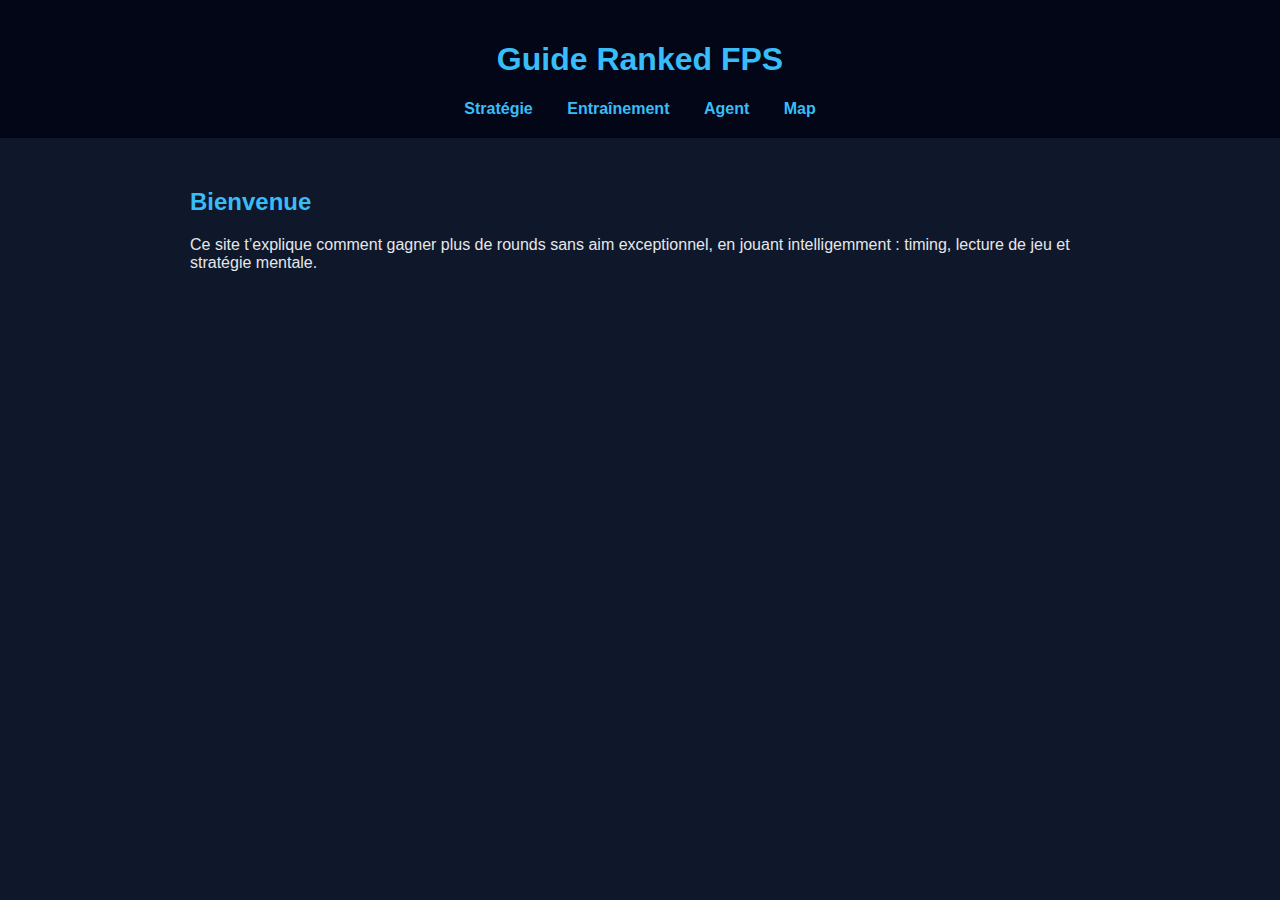
<file: index.html>
<!DOCTYPE html>
<html lang="fr">
<head>
    <meta charset="UTF-8">
    <title>Guide Ranked FPS</title>
    <link rel="stylesheet" href="style.css">
<script async src="https://pagead2.googlesyndication.com/pagead/js/adsbygoogle.js?client=ca-pub-9002696158932103"
     crossorigin="anonymous"></script>
</head>
<body>

<header>
    <h1>Guide Ranked FPS</h1>
    <nav>
        <a href="strategie.html">Stratégie</a>
        <a href="entrainement.html">Entraînement</a>
        <a href="agent.html">Agent</a>
        <a href="map.html">Map</a>
    </nav>
</header>

<div class="container">
    <h2>Bienvenue</h2>
    <p>
        Ce site t’explique comment gagner plus de rounds sans aim exceptionnel,
        en jouant intelligemment : timing, lecture de jeu et stratégie mentale.
    </p>
</div>

</body>

</html>
</file>
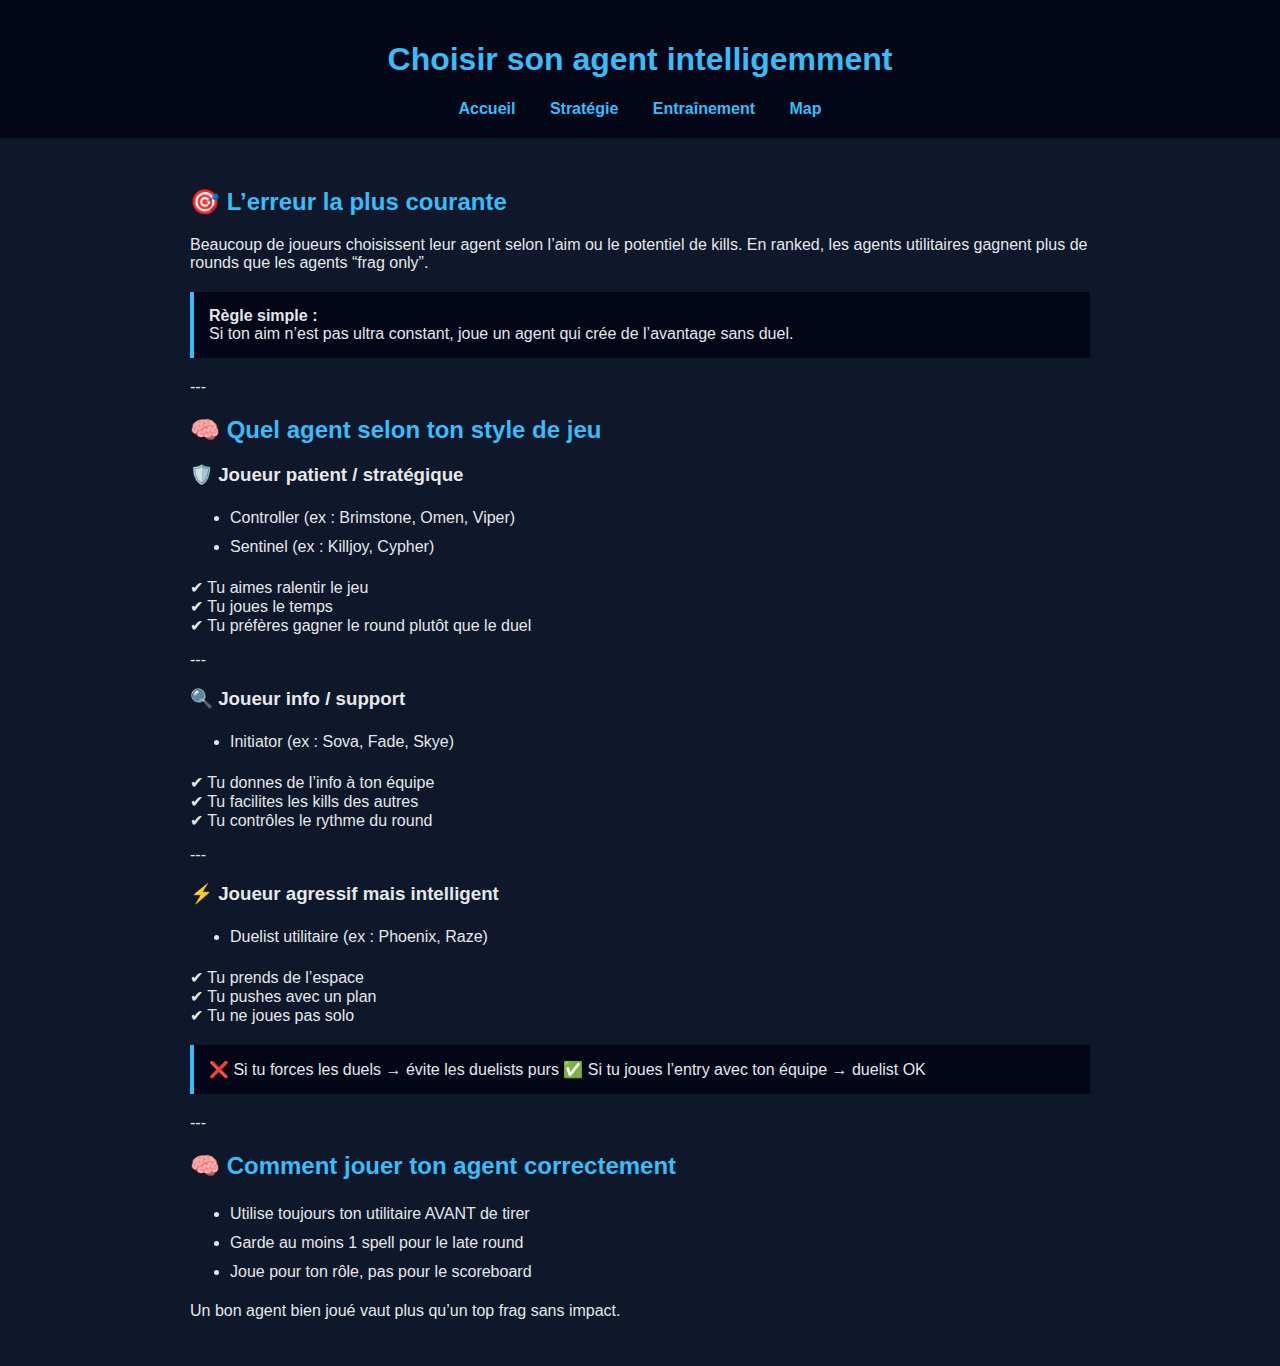
<file: agent.html>
<!DOCTYPE html>
<html lang="fr">
<head>
    <meta charset="UTF-8">
    <title>Agents</title>
    <link rel="stylesheet" href="style.css">
</head>
<body>

<header>
    <h1>Choisir son agent intelligemment</h1>
    <nav>
        <a href="index.html">Accueil</a>
        <a href="strategie.html">Stratégie</a>
        <a href="entrainement.html">Entraînement</a>
        <a href="map.html">Map</a>
    </nav>
</header>

<div class="container">

<h2>🎯 L’erreur la plus courante</h2>
<p>
Beaucoup de joueurs choisissent leur agent selon l’aim ou le potentiel de kills.
En ranked, les agents utilitaires gagnent plus de rounds que les agents “frag only”.
</p>

<div class="highlight">
<strong>Règle simple :</strong><br>
Si ton aim n’est pas ultra constant, joue un agent qui crée de l’avantage sans duel.
</div>

---

<h2>🧠 Quel agent selon ton style de jeu</h2>

<h3>🛡️ Joueur patient / stratégique</h3>
<ul>
    <li>Controller (ex : Brimstone, Omen, Viper)</li>
    <li>Sentinel (ex : Killjoy, Cypher)</li>
</ul>
<p>
✔ Tu aimes ralentir le jeu<br>
✔ Tu joues le temps<br>
✔ Tu préfères gagner le round plutôt que le duel
</p>

---

<h3>🔍 Joueur info / support</h3>
<ul>
    <li>Initiator (ex : Sova, Fade, Skye)</li>
</ul>
<p>
✔ Tu donnes de l’info à ton équipe<br>
✔ Tu facilites les kills des autres<br>
✔ Tu contrôles le rythme du round
</p>

---

<h3>⚡ Joueur agressif mais intelligent</h3>
<ul>
    <li>Duelist utilitaire (ex : Phoenix, Raze)</li>
</ul>
<p>
✔ Tu prends de l’espace<br>
✔ Tu pushes avec un plan<br>
✔ Tu ne joues pas solo
</p>

<div class="highlight">
❌ Si tu forces les duels → évite les duelists purs  
✅ Si tu joues l’entry avec ton équipe → duelist OK
</div>

---

<h2>🧠 Comment jouer ton agent correctement</h2>
<ul>
    <li>Utilise toujours ton utilitaire AVANT de tirer</li>
    <li>Garde au moins 1 spell pour le late round</li>
    <li>Joue pour ton rôle, pas pour le scoreboard</li>
</ul>

<p>
Un bon agent bien joué vaut plus qu’un top frag sans impact.
</p>

</div>

</body>
</html>
</file>
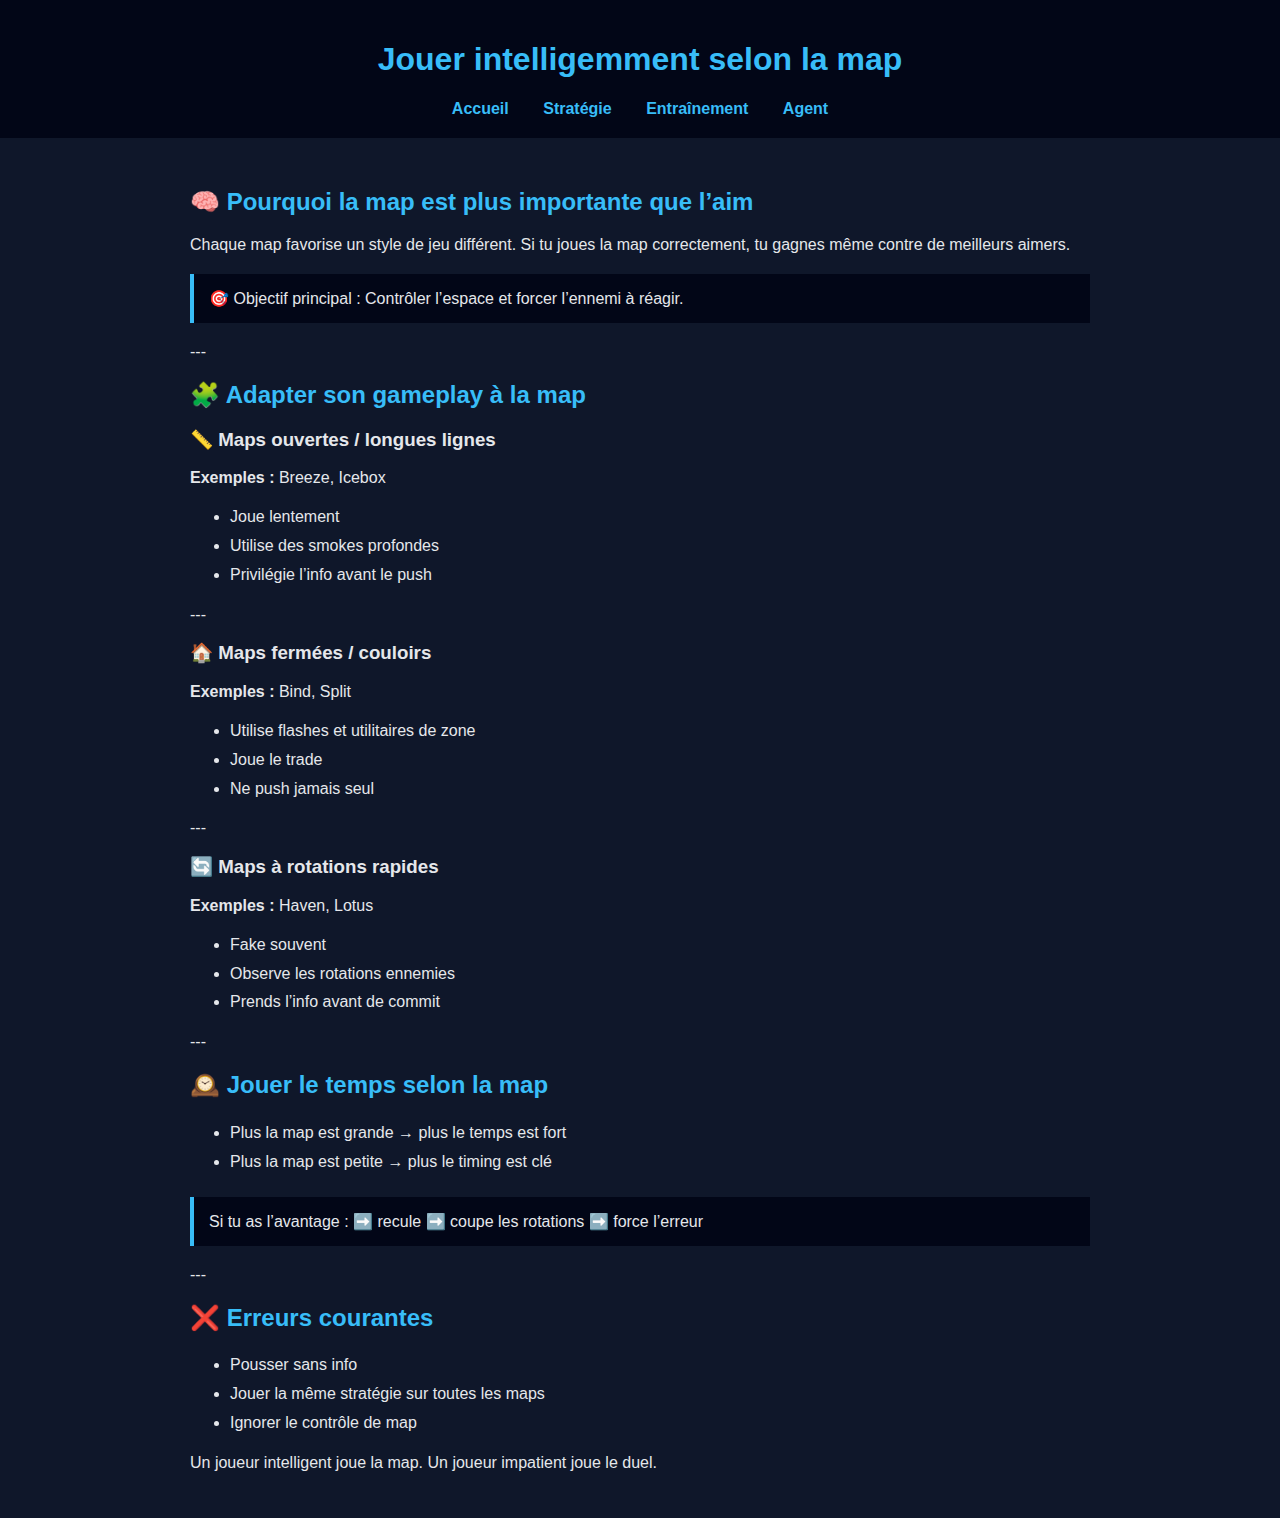
<file: map.html>
<!DOCTYPE html>
<html lang="fr">
<head>
    <meta charset="UTF-8">
    <title>Maps</title>
    <link rel="stylesheet" href="style.css">
<script async src="https://pagead2.googlesyndication.com/pagead/js/adsbygoogle.js?client=ca-pub-9002696158932103"
     crossorigin="anonymous"></script>
</head>
<body>

<header>
    <h1>Jouer intelligemment selon la map</h1>
    <nav>
        <a href="index.html">Accueil</a>
        <a href="strategie.html">Stratégie</a>
        <a href="entrainement.html">Entraînement</a>
        <a href="agent.html">Agent</a>
    </nav>
</header>

<div class="container">

<h2>🧠 Pourquoi la map est plus importante que l’aim</h2>
<p>
Chaque map favorise un style de jeu différent.
Si tu joues la map correctement, tu gagnes même contre de meilleurs aimers.
</p>

<div class="highlight">
🎯 Objectif principal :  
Contrôler l’espace et forcer l’ennemi à réagir.
</div>

---

<h2>🧩 Adapter son gameplay à la map</h2>

<h3>📏 Maps ouvertes / longues lignes</h3>
<p><strong>Exemples :</strong> Breeze, Icebox</p>
<ul>
    <li>Joue lentement</li>
    <li>Utilise des smokes profondes</li>
    <li>Privilégie l’info avant le push</li>
</ul>

---

<h3>🏠 Maps fermées / couloirs</h3>
<p><strong>Exemples :</strong> Bind, Split</p>
<ul>
    <li>Utilise flashes et utilitaires de zone</li>
    <li>Joue le trade</li>
    <li>Ne push jamais seul</li>
</ul>

---

<h3>🔄 Maps à rotations rapides</h3>
<p><strong>Exemples :</strong> Haven, Lotus</p>
<ul>
    <li>Fake souvent</li>
    <li>Observe les rotations ennemies</li>
    <li>Prends l’info avant de commit</li>
</ul>

---

<h2>🕰️ Jouer le temps selon la map</h2>
<ul>
    <li>Plus la map est grande → plus le temps est fort</li>
    <li>Plus la map est petite → plus le timing est clé</li>
</ul>

<div class="highlight">
Si tu as l’avantage :  
➡️ recule  
➡️ coupe les rotations  
➡️ force l’erreur
</div>

---

<h2>❌ Erreurs courantes</h2>
<ul>
    <li>Pousser sans info</li>
    <li>Jouer la même stratégie sur toutes les maps</li>
    <li>Ignorer le contrôle de map</li>
</ul>

<p>
Un joueur intelligent joue la map.  
Un joueur impatient joue le duel.
</p>

</div>

</body>

</html>
</file>
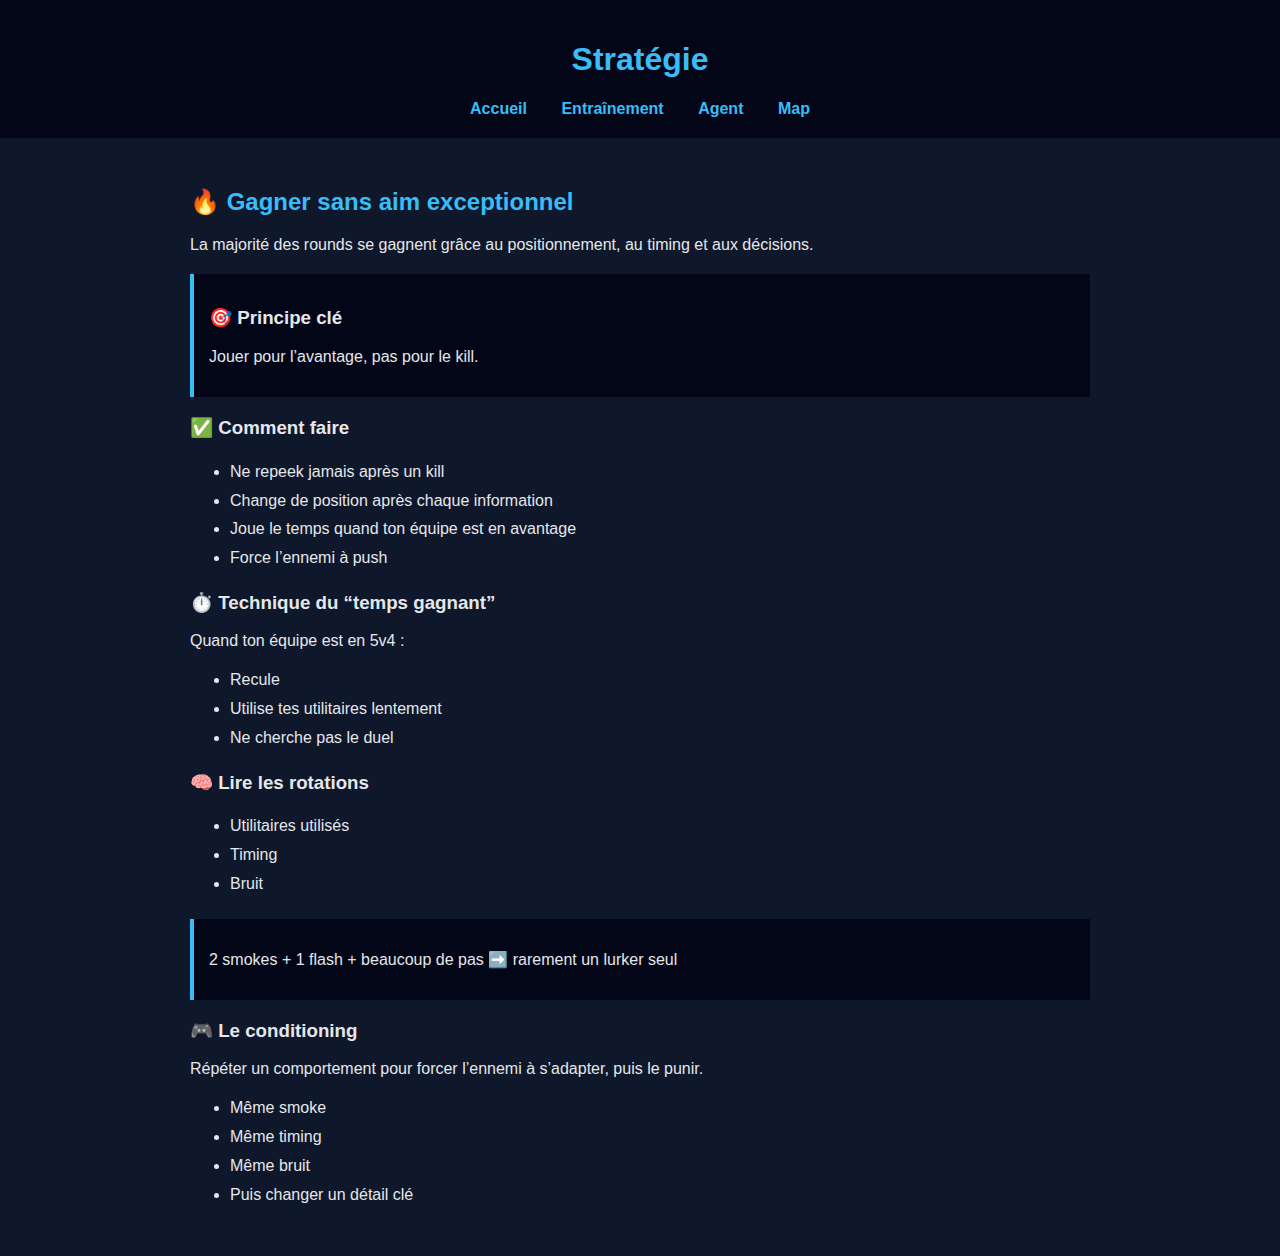
<file: strategie.html>
<!DOCTYPE html>
<html lang="fr">
<head>
    <meta charset="UTF-8">
    <title>Stratégie</title>
    <link rel="stylesheet" href="style.css">
<script async src="https://pagead2.googlesyndication.com/pagead/js/adsbygoogle.js?client=ca-pub-9002696158932103"
     crossorigin="anonymous"></script>
</head>
<body>

<header>
    <h1>Stratégie</h1>
    <nav>
        <a href="index.html">Accueil</a>
        <a href="entrainement.html">Entraînement</a>
        <a href="agent.html">Agent</a>
        <a href="map.html">Map</a>
    </nav>
</header>

<div class="container">

<h2>🔥 Gagner sans aim exceptionnel</h2>
<p>
La majorité des rounds se gagnent grâce au positionnement, au timing et aux décisions.
</p>

<div class="highlight">
<h3>🎯 Principe clé</h3>
<p>Jouer pour l’avantage, pas pour le kill.</p>
</div>

<h3>✅ Comment faire</h3>
<ul>
    <li>Ne repeek jamais après un kill</li>
    <li>Change de position après chaque information</li>
    <li>Joue le temps quand ton équipe est en avantage</li>
    <li>Force l’ennemi à push</li>
</ul>

<h3>⏱️ Technique du “temps gagnant”</h3>
<p>Quand ton équipe est en 5v4 :</p>
<ul>
    <li>Recule</li>
    <li>Utilise tes utilitaires lentement</li>
    <li>Ne cherche pas le duel</li>
</ul>

<h3>🧠 Lire les rotations</h3>
<ul>
    <li>Utilitaires utilisés</li>
    <li>Timing</li>
    <li>Bruit</li>
</ul>

<div class="highlight">
<p>
2 smokes + 1 flash + beaucoup de pas  
➡️ rarement un lurker seul
</p>
</div>

<h3>🎮 Le conditioning</h3>
<p>
Répéter un comportement pour forcer l’ennemi à s’adapter, puis le punir.
</p>

<ul>
    <li>Même smoke</li>
    <li>Même timing</li>
    <li>Même bruit</li>
    <li>Puis changer un détail clé</li>
</ul>

</div>

</body>

</html>
</file>
<file: style.css>
body {
    margin: 0;
    font-family: Arial, sans-serif;
    background-color: #0f172a;
    color: #e5e7eb;
}

header {
    background: #020617;
    padding: 20px;
    text-align: center;
}

nav a {
    margin: 0 15px;
    color: #38bdf8;
    text-decoration: none;
    font-weight: bold;
}

nav a:hover {
    text-decoration: underline;
}

.container {
    max-width: 900px;
    margin: auto;
    padding: 30px;
}

h1, h2 {
    color: #38bdf8;
}

ul {
    line-height: 1.8;
}

.highlight {
    background: #020617;
    padding: 15px;
    border-left: 4px solid #38bdf8;
    margin: 20px 0;
}
</file>
